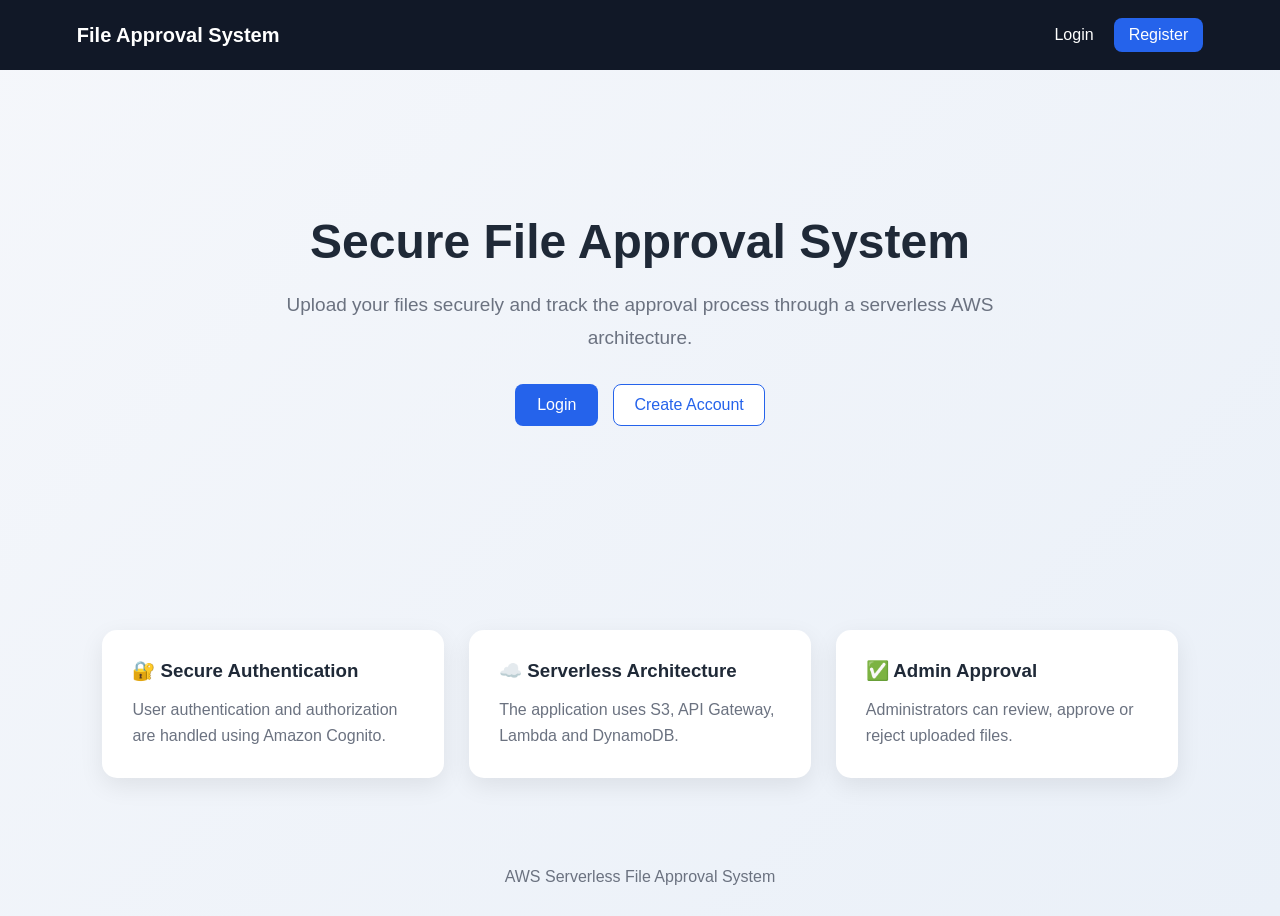
<file: Frontend/index.html>
<!DOCTYPE html>
<html lang="en">

<head>
    <meta charset="UTF-8">
    <meta name="viewport" content="width=device-width, initial-scale=1.0">

    <title>File Approval System</title>

    <link rel="stylesheet" href="css/style.css">
</head>

<body>

    <nav class="navbar">

        <div class="logo">
            File Approval System
        </div>

        <div class="nav-links">
            <a href="login.html">Login</a>
            <a href="register.html" class="btn-small">Register</a>
        </div>

    </nav>


    <section class="hero">

        <div class="hero-content">

            <h1>
                Secure File Approval System
            </h1>

            <p>
                Upload your files securely and track the approval process
                through a serverless AWS architecture.
            </p>

            <div class="hero-buttons">

                <a href="login.html" class="btn-primary">
                    Login
                </a>

                <a href="register.html" class="btn-secondary">
                    Create Account
                </a>

            </div>

        </div>

    </section>


    <section class="features">

        <div class="feature-card">

            <h3>🔐 Secure Authentication</h3>

            <p>
                User authentication and authorization are handled using
                Amazon Cognito.
            </p>

        </div>


        <div class="feature-card">

            <h3>☁️ Serverless Architecture</h3>

            <p>
                The application uses S3, API Gateway, Lambda and DynamoDB.
            </p>

        </div>


        <div class="feature-card">

            <h3>✅ Admin Approval</h3>

            <p>
                Administrators can review, approve or reject uploaded files.
            </p>

        </div>

    </section>


    <footer>

        <p>
            AWS Serverless File Approval System
        </p>

    </footer>

</body>

</html>
</file>
<file: Frontend/css/style.css>
* {
    margin: 0;
    padding: 0;
    box-sizing: border-box;
}


body {
    font-family: Arial, Helvetica, sans-serif;

    background:
        linear-gradient(
            135deg,
            #f5f7fb,
            #eaf0f8
        );

    color: #1f2937;

    min-height: 100vh;
}


/* =========================================================
   NAVBAR
========================================================= */

.navbar {

    height: 70px;

    background: #111827;

    color: white;

    display: flex;

    align-items: center;

    justify-content: space-between;

    padding: 0 6%;

}


.logo {

    font-size: 20px;

    font-weight: bold;

}


.nav-links {

    display: flex;

    align-items: center;

    gap: 20px;

}


.nav-links a {

    color: white;

    text-decoration: none;

}


/* =========================================================
   BUTTONS
========================================================= */

.btn-primary,
.btn-secondary,
.btn-small {

    display: inline-block;

    border: none;

    cursor: pointer;

    text-decoration: none;

    border-radius: 8px;

    transition: 0.2s;

}


.btn-primary {

    background: #2563eb;

    color: white;

    padding: 12px 22px;

}


.btn-primary:hover {

    background: #1d4ed8;

}


.btn-secondary {

    background: white;

    color: #2563eb;

    border: 1px solid #2563eb;

    padding: 11px 20px;

}


.btn-secondary:hover {

    background: #eff6ff;

}


.btn-small {

    background: #2563eb;

    color: white;

    padding: 8px 15px;

}


.logout-btn {

    background: #dc2626;

}


button:disabled {

    opacity: 0.6;

    cursor: not-allowed;

}


.full-width {

    width: 100%;

}


/* =========================================================
   HERO
========================================================= */

.hero {

    min-height: 500px;

    display: flex;

    align-items: center;

    justify-content: center;

    text-align: center;

    padding: 40px 20px;

}


.hero-content {

    max-width: 750px;

}


.hero h1 {

    font-size: 48px;

    margin-bottom: 20px;

}


.hero p {

    font-size: 19px;

    line-height: 1.7;

    color: #6b7280;

}


.hero-buttons {

    margin-top: 30px;

    display: flex;

    justify-content: center;

    gap: 15px;

}


/* =========================================================
   FEATURES
========================================================= */

.features {

    display: grid;

    grid-template-columns:
        repeat(
            3,
            1fr
        );

    gap: 25px;

    padding: 60px 8%;

}


.feature-card {

    background: white;

    padding: 30px;

    border-radius: 15px;

    box-shadow:
        0 8px 25px
        rgba(
            0,
            0,
            0,
            0.08
        );

}


.feature-card h3 {

    margin-bottom: 15px;

}


.feature-card p {

    color: #6b7280;

    line-height: 1.6;

}


/* =========================================================
   AUTH
========================================================= */

.auth-page {

    display: flex;

    justify-content: center;

    align-items: center;

    min-height: 100vh;

}


.auth-container {

    width: 100%;

    max-width: 450px;

    padding: 20px;

}


.auth-card {

    background: white;

    padding: 40px;

    border-radius: 18px;

    box-shadow:
        0 10px 35px
        rgba(
            0,
            0,
            0,
            0.1
        );

}


.auth-card h1 {

    text-align: center;

    margin-bottom: 10px;

}


.auth-subtitle {

    text-align: center;

    color: #6b7280;

    margin-bottom: 30px;

}


.auth-card label {

    display: block;

    margin-top: 15px;

    margin-bottom: 7px;

    font-weight: bold;

}


.auth-card input {

    width: 100%;

    padding: 12px;

    border: 1px solid #d1d5db;

    border-radius: 8px;

    outline: none;

}


.auth-card input:focus {

    border-color: #2563eb;

}


.auth-card button {

    margin-top: 25px;

}


.auth-footer {

    text-align: center;

    margin-top: 25px;

    color: #6b7280;

}


.auth-footer a {

    color: #2563eb;

    text-decoration: none;

    font-weight: bold;

}


/* =========================================================
   MESSAGES
========================================================= */

.message {

    margin-top: 20px;

    padding: 12px;

    border-radius: 8px;

    text-align: center;

}


.message:empty {

    display: none;

}


.message.success {

    background: #dcfce7;

    color: #166534;

}


.message.error {

    background: #fee2e2;

    color: #991b1b;

}


/* =========================================================
   DASHBOARD
========================================================= */

.dashboard {

    width: 90%;

    max-width: 1300px;

    margin: 40px auto;

}


.dashboard-header {

    display: flex;

    justify-content: space-between;

    align-items: center;

    margin-bottom: 30px;

}


.dashboard-header h1 {

    font-size: 32px;

}


.dashboard-header p {

    margin-top: 8px;

    color: #6b7280;

}


/* =========================================================
   UPLOAD CARD
========================================================= */

.upload-card {

    background: white;

    padding: 35px;

    border-radius: 15px;

    box-shadow:
        0 8px 25px
        rgba(
            0,
            0,
            0,
            0.08
        );

    margin-bottom: 30px;

}


.upload-card h2 {

    margin-bottom: 10px;

}


.muted {

    color: #6b7280;

    margin-bottom: 25px;

}


.upload-card label {

    display: block;

    font-weight: bold;

    margin-bottom: 10px;

}


.upload-card input[type="file"] {

    width: 100%;

    padding: 15px;

    border: 2px dashed #d1d5db;

    border-radius: 10px;

    margin-bottom: 20px;

}


/* =========================================================
   PROGRESS
========================================================= */

.progress-container {

    margin-top: 25px;

}


.progress-bar {

    width: 100%;

    height: 12px;

    background: #e5e7eb;

    border-radius: 10px;

    overflow: hidden;

}


.progress-fill {

    height: 100%;

    width: 0%;

    background: #2563eb;

    transition: width 0.2s;

}


#progressText {

    margin-top: 10px;

    color: #6b7280;

}


/* =========================================================
   INFO CARD
========================================================= */

.info-card {

    background: white;

    padding: 30px;

    border-radius: 15px;

    box-shadow:
        0 8px 25px
        rgba(
            0,
            0,
            0,
            0.08
        );

}


.steps {

    display: grid;

    grid-template-columns:
        repeat(
            4,
            1fr
        );

    gap: 20px;

    margin-top: 25px;

}


.step {

    text-align: center;

}


.step span {

    display: inline-flex;

    justify-content: center;

    align-items: center;

    width: 45px;

    height: 45px;

    border-radius: 50%;

    background: #2563eb;

    color: white;

    font-weight: bold;

    margin-bottom: 12px;

}


/* =========================================================
   ADMIN
========================================================= */

.admin-badge {

    background: #7c3aed;

    color: white;

    padding: 6px 10px;

    border-radius: 20px;

    font-size: 12px;

    font-weight: bold;

}


.stats {

    display: flex;

    margin-bottom: 30px;

}


.stat-card {

    background: white;

    padding: 25px;

    border-radius: 15px;

    min-width: 200px;

    box-shadow:
        0 8px 25px
        rgba(
            0,
            0,
            0,
            0.08
        );

}


.stat-card h3 {

    color: #6b7280;

    margin-bottom: 10px;

}


.stat-card p {

    font-size: 35px;

    font-weight: bold;

    color: #2563eb;

}


/* =========================================================
   FILE TABLE
========================================================= */

.files-container {

    background: white;

    padding: 30px;

    border-radius: 15px;

    box-shadow:
        0 8px 25px
        rgba(
            0,
            0,
            0,
            0.08
        );

    overflow-x: auto;

}


.files-container h2 {

    margin-bottom: 25px;

}


table {

    width: 100%;

    border-collapse: collapse;

}


th,
td {

    padding: 15px;

    text-align: left;

    border-bottom: 1px solid #e5e7eb;

}


th {

    background: #f9fafb;

    font-size: 14px;

}


td {

    font-size: 14px;

}


/* =========================================================
   STATUS
========================================================= */

.status {

    display: inline-block;

    padding: 6px 10px;

    border-radius: 20px;

    font-size: 12px;

    font-weight: bold;

}


.status.pending {

    background: #fef3c7;

    color: #92400e;

}


/* =========================================================
   ACTION BUTTONS
========================================================= */

.action-btn {

    border: none;

    padding: 8px 12px;

    border-radius: 6px;

    cursor: pointer;

    color: white;

    margin-right: 5px;

}


.action-btn.approve {

    background: #16a34a;

}


.action-btn.reject {

    background: #dc2626;

}


/* =========================================================
   EMPTY STATE
========================================================= */

.empty-state {

    text-align: center;

    padding: 50px;

    color: #6b7280;

}


.hidden {

    display: none !important;

}


/* =========================================================
   FOOTER
========================================================= */

footer {

    text-align: center;

    padding: 30px;

    color: #6b7280;

}


/* =========================================================
   RESPONSIVE
========================================================= */

@media (
    max-width: 800px
) {

    .features {

        grid-template-columns: 1fr;

    }


    .steps {

        grid-template-columns: 1fr;

    }


    .hero h1 {

        font-size: 36px;

    }


    .navbar {

        padding: 0 20px;

    }


    .nav-links {

        gap: 10px;

    }


    .dashboard-header {

        flex-direction: column;

        align-items: flex-start;

        gap: 15px;

    }

}


@media (
    max-width: 500px
) {

    .auth-card {

        padding: 25px;

    }


    .hero-buttons {

        flex-direction: column;

    }

}
</file>
